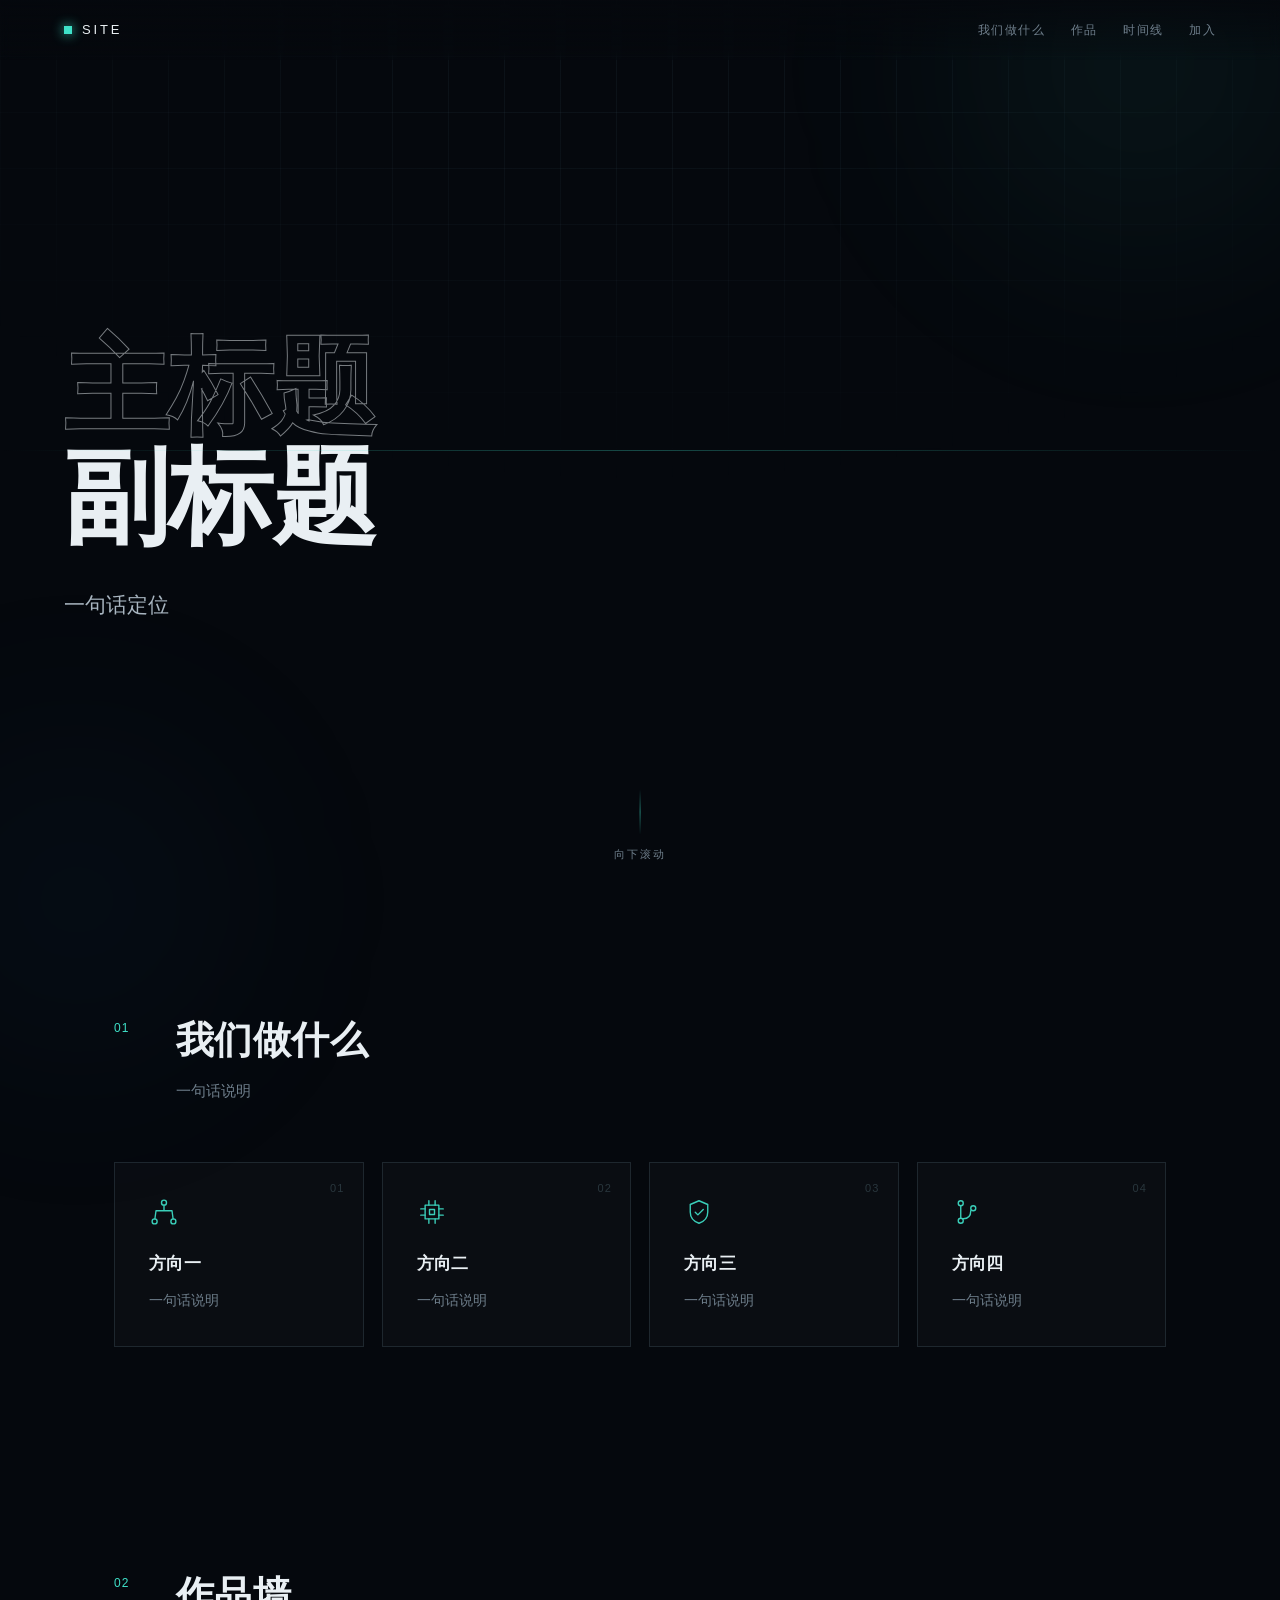
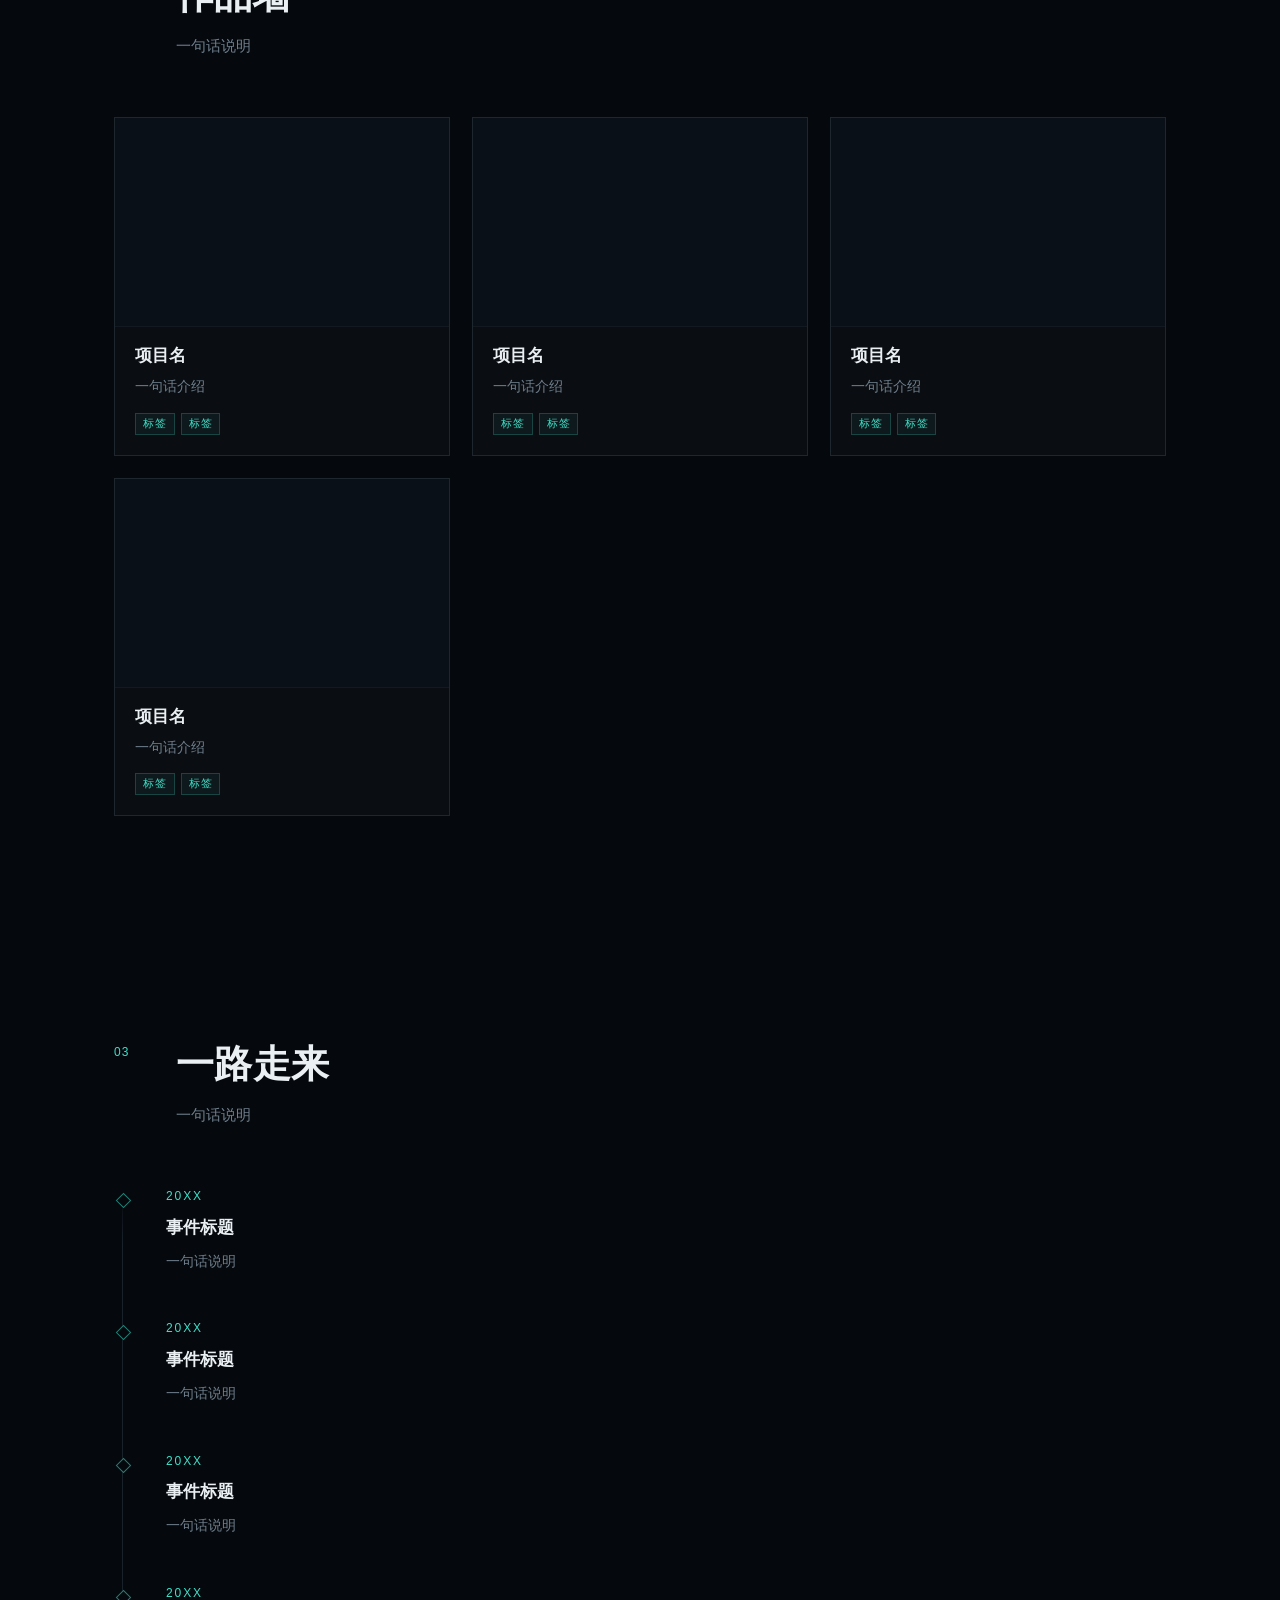
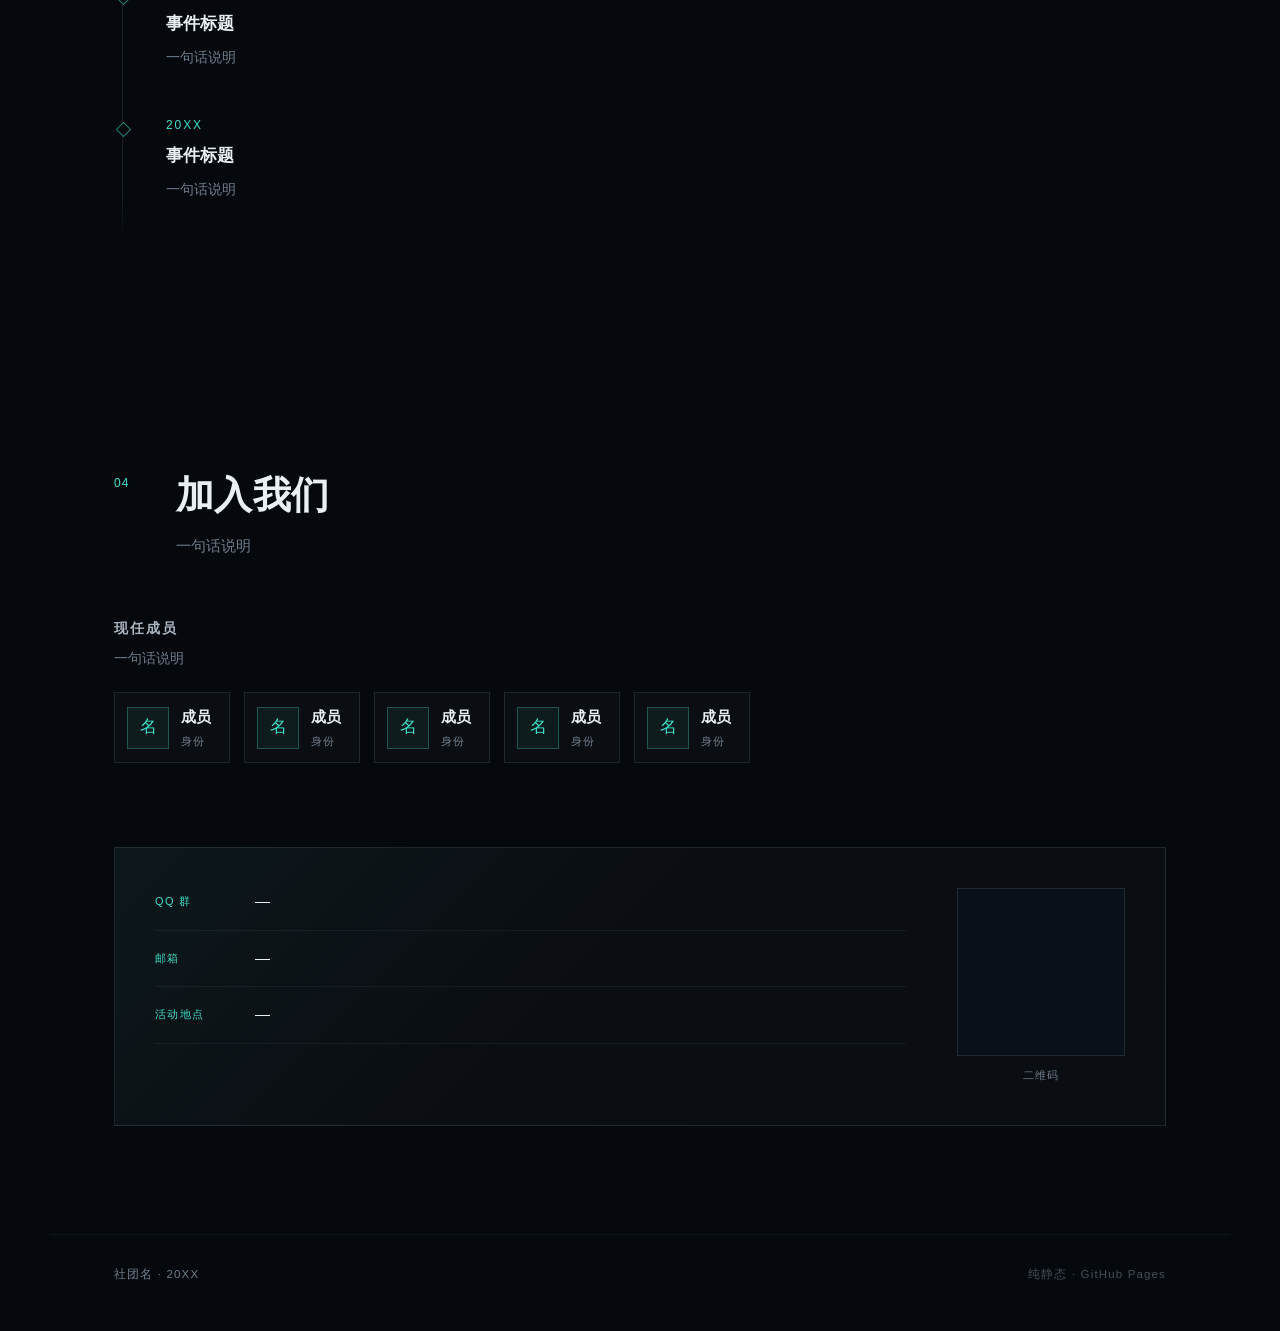
<file: index.html>
<!DOCTYPE html>
<html lang="zh-CN">
<head>
<meta charset="utf-8">
<meta name="viewport" content="width=device-width, initial-scale=1, viewport-fit=cover">
<meta name="theme-color" content="#05080d">
<meta name="description" content="佳木斯大学 DMT 社团 —— 写代码、造硬件、把想法变成能跑的东西。">
<meta property="og:title" content="佳木斯大学 DMT 社团">
<meta property="og:description" content="写代码、造硬件，把想法变成能跑的东西。">
<meta property="og:type" content="website">
<title>佳木斯大学 DMT 社团</title>
<link rel="icon" href="assets/img/favicon.svg" type="image/svg+xml">
<link rel="stylesheet" href="assets/css/main.css">
</head>
<body>

<div class="grid-bg" aria-hidden="true"></div>
<div class="glow glow-a" aria-hidden="true"></div>
<div class="glow glow-b" aria-hidden="true"></div>

<header class="topbar">
  <a class="brand" href="#hero">
    <span class="brand-mark" aria-hidden="true"></span>
    <span class="brand-text" id="brand-text">DMT</span>
  </a>
  <nav class="nav" id="nav" aria-label="页面导航"></nav>
</header>

<main>

  <section class="hero" id="hero">
    <div class="hero-scan" aria-hidden="true"></div>
    <div class="hero-inner">
      <p class="eyebrow" id="hero-eyebrow">JMSU · DMT · EST. 2019</p>
      <h1 class="hero-title" id="hero-title"></h1>
      <p class="hero-lead" id="hero-lead"></p>
      <p class="hero-sub" id="hero-sub"></p>
    </div>
    <a class="scroll-hint" href="#what" id="scroll-hint">
      <span class="scroll-line" aria-hidden="true"></span>
      <span class="scroll-label">向下滚动</span>
    </a>
  </section>

  <section class="section" id="what">
    <div class="section-head reveal">
      <span class="section-index">01</span>
      <h2 class="section-title" id="what-title">我们做什么</h2>
      <p class="section-note" id="what-note"></p>
    </div>
    <div class="cards" id="direction-list"></div>
  </section>

  <section class="section" id="works">
    <div class="section-head reveal">
      <span class="section-index">02</span>
      <h2 class="section-title" id="works-title">作品墙</h2>
      <p class="section-note" id="works-note"></p>
    </div>
    <div class="works" id="work-list"></div>
  </section>

  <section class="section" id="timeline">
    <div class="section-head reveal">
      <span class="section-index">03</span>
      <h2 class="section-title" id="timeline-title">一路走来</h2>
      <p class="section-note" id="timeline-note"></p>
    </div>
    <ol class="timeline" id="timeline-list"></ol>
  </section>

  <section class="section" id="join">
    <div class="section-head reveal">
      <span class="section-index">04</span>
      <h2 class="section-title" id="join-title">加入我们</h2>
      <p class="section-note" id="join-lead"></p>
    </div>

    <div class="members reveal">
      <h3 class="sub-title" id="members-title">现任成员</h3>
      <p class="section-note small" id="members-note"></p>
      <ul class="member-list" id="member-list"></ul>
    </div>

    <div class="join reveal" id="join-block"></div>
  </section>

</main>

<footer class="footer">
  <span id="footer-text"></span>
  <span class="footer-dim">纯静态 · GitHub Pages</span>
</footer>

<div class="overlay" id="overlay" hidden>
  <div class="overlay-panel" role="dialog" aria-modal="true" aria-labelledby="overlay-title">
    <button class="overlay-close" id="overlay-close" aria-label="关闭">×</button>
    <div class="overlay-image" id="overlay-image"></div>
    <div class="overlay-body">
      <h3 id="overlay-title"></h3>
      <p id="overlay-desc" class="overlay-desc"></p>
      <ul class="overlay-meta" id="overlay-meta"></ul>
      <div class="tags" id="overlay-tags"></div>
    </div>
  </div>
</div>

<noscript>
  <div class="noscript">这个页面需要 JavaScript 才能显示内容。</div>
</noscript>

<script src="assets/js/main.js"></script>
</body>
</html>
</file>
<file: assets/css/main.css>
/* ============================================================
   DMT 社团 · 海报站
   深色 · 单一强调色 · 细发丝边框
   ============================================================ */

:root {
  --bg: #05080d;
  --bg-soft: #080d15;
  --bg-card: rgba(255, 255, 255, 0.022);
  --fg: #e9eff3;
  --fg-dim: #a9b6c1;
  --fg-mute: #6f7f8c;
  --line: rgba(150, 200, 215, 0.14);
  --line-soft: rgba(150, 200, 215, 0.07);
  --accent: #3fe0c8;
  --accent-dim: rgba(63, 224, 200, 0.55);
  --accent-glow: rgba(63, 224, 200, 0.16);

  --mono: ui-monospace, "Cascadia Mono", "SF Mono", "Consolas", "Noto Sans Mono CJK SC", "Microsoft YaHei", "PingFang SC", sans-serif;
  --sans: "Inter", "Noto Sans SC", "PingFang SC", "Microsoft YaHei", system-ui, -apple-system, sans-serif;

  --pad: clamp(20px, 5vw, 72px);
  --maxw: 1180px;
}

* { box-sizing: border-box; }

html {
  scroll-behavior: smooth;
  -webkit-text-size-adjust: 100%;
}

body {
  margin: 0;
  background: var(--bg);
  color: var(--fg);
  font-family: var(--sans);
  font-size: 16px;
  line-height: 1.7;
  -webkit-font-smoothing: antialiased;
  overflow-x: hidden;
}

@media (prefers-reduced-motion: reduce) {
  html { scroll-behavior: auto; }
  * { animation-duration: .001ms !important; animation-iteration-count: 1 !important; transition-duration: .001ms !important; }
}

/* ---------- 背景层 ---------- */

.grid-bg {
  position: fixed;
  inset: 0;
  z-index: 0;
  pointer-events: none;
  background-image:
    linear-gradient(to right, rgba(140, 200, 220, 0.055) 1px, transparent 1px),
    linear-gradient(to bottom, rgba(140, 200, 220, 0.055) 1px, transparent 1px);
  background-size: 56px 56px;
  mask-image: radial-gradient(ellipse 90% 70% at 50% 0%, #000 20%, transparent 78%);
  -webkit-mask-image: radial-gradient(ellipse 90% 70% at 50% 0%, #000 20%, transparent 78%);
}

.glow {
  position: fixed;
  z-index: 0;
  pointer-events: none;
  border-radius: 50%;
  filter: blur(90px);
  opacity: .5;
}
.glow-a {
  width: 46vw; height: 46vw;
  top: -18vw; right: -12vw;
  background: radial-gradient(circle, rgba(63, 224, 200, 0.16), transparent 70%);
}
.glow-b {
  width: 40vw; height: 40vw;
  bottom: -20vw; left: -14vw;
  background: radial-gradient(circle, rgba(40, 120, 180, 0.14), transparent 70%);
}

/* ---------- 顶栏 ---------- */

.topbar {
  position: fixed;
  top: 0; left: 0; right: 0;
  z-index: 40;
  display: flex;
  align-items: center;
  justify-content: space-between;
  gap: 16px;
  padding: 16px var(--pad);
  background: linear-gradient(to bottom, rgba(5, 8, 13, 0.86), rgba(5, 8, 13, 0));
  backdrop-filter: blur(6px);
}

.brand {
  display: inline-flex;
  align-items: center;
  gap: 10px;
  text-decoration: none;
  color: var(--fg);
  font-family: var(--mono);
  font-size: 13px;
  letter-spacing: .22em;
  text-transform: uppercase;
}

.brand-mark {
  width: 8px; height: 8px;
  background: var(--accent);
  box-shadow: 0 0 12px var(--accent);
  animation: blink 2.6s ease-in-out infinite;
}

@keyframes blink {
  0%, 100% { opacity: 1; }
  50% { opacity: .28; }
}

.nav {
  display: flex;
  gap: clamp(10px, 2vw, 26px);
  font-family: var(--mono);
  font-size: 12px;
  letter-spacing: .12em;
}

.nav a {
  color: var(--fg-mute);
  text-decoration: none;
  padding: 4px 0;
  position: relative;
  transition: color .2s;
}

.nav a::after {
  content: "";
  position: absolute;
  left: 0; bottom: 0;
  width: 0; height: 1px;
  background: var(--accent);
  transition: width .25s ease;
}

.nav a:hover { color: var(--fg); }
.nav a:hover::after { width: 100%; }

@media (max-width: 640px) {
  .nav { display: none; }
  .hero { justify-content: flex-start; }
  .hero-inner { padding-top: 21vh; }
}

/* ---------- 首屏 ---------- */

.hero {
  position: relative;
  z-index: 1;
  min-height: 100vh;
  min-height: 100dvh;
  display: flex;
  flex-direction: column;
  justify-content: center;
  padding: 0 var(--pad);
  overflow: hidden;
}

.hero-inner {
  max-width: var(--maxw);
  width: 100%;
  margin: 0 auto;
  padding-top: 40px;
}

.eyebrow {
  margin: 0 0 clamp(18px, 3vw, 30px);
  font-family: var(--mono);
  font-size: 12px;
  letter-spacing: .28em;
  color: var(--accent);
  text-transform: uppercase;
}

.hero-title {
  margin: 0;
  font-family: var(--mono);
  font-weight: 600;
  font-size: clamp(38px, 8.2vw, 108px);
  line-height: 1.04;
  letter-spacing: -0.01em;
}

.hero-title span {
  display: block;
  color: transparent;
  -webkit-text-stroke: 1px rgba(233, 239, 243, 0.5);
}

.hero-title .solid {
  color: var(--fg);
  -webkit-text-stroke: 0;
}

.hero-lead {
  margin: clamp(24px, 4vw, 36px) 0 0;
  max-width: 34em;
  font-size: clamp(16px, 1.9vw, 21px);
  line-height: 1.75;
  color: var(--fg-dim);
}

.hero-sub {
  margin: 14px 0 0;
  font-family: var(--mono);
  font-size: 12px;
  letter-spacing: .18em;
  color: var(--fg-mute);
}

.hero-scan {
  position: absolute;
  left: 0; right: 0;
  height: 1px;
  background: linear-gradient(to right, transparent, var(--accent-dim), transparent);
  opacity: .55;
  animation: scan 9s linear infinite;
}

@keyframes scan {
  0% { top: 12%; opacity: 0; }
  8% { opacity: .55; }
  92% { opacity: .45; }
  100% { top: 88%; opacity: 0; }
}

.scroll-hint {
  position: absolute;
  left: 50%;
  bottom: clamp(20px, 4vh, 44px);
  transform: translateX(-50%);
  display: flex;
  flex-direction: column;
  align-items: center;
  gap: 10px;
  color: var(--fg-mute);
  text-decoration: none;
  font-family: var(--mono);
  font-size: 11px;
  letter-spacing: .2em;
  transition: color .2s;
}

.scroll-hint:hover { color: var(--accent); }

.scroll-line {
  width: 1px;
  height: 46px;
  background: linear-gradient(to bottom, transparent, var(--accent-dim), transparent);
  position: relative;
  overflow: hidden;
}

.scroll-line::after {
  content: "";
  position: absolute;
  left: 0; top: -40%;
  width: 1px; height: 40%;
  background: var(--accent);
  animation: drop 2.4s ease-in-out infinite;
}

@keyframes drop {
  0% { top: -40%; opacity: 0; }
  30% { opacity: 1; }
  100% { top: 100%; opacity: 0; }
}

/* ---------- 通用区块 ---------- */

.section {
  position: relative;
  z-index: 1;
  max-width: var(--maxw);
  margin: 0 auto;
  padding: clamp(80px, 12vh, 150px) var(--pad);
}

.section-head {
  display: grid;
  grid-template-columns: 44px 1fr;
  gap: 6px 18px;
  align-items: start;
  margin-bottom: clamp(34px, 5vw, 58px);
}

.section-index {
  font-family: var(--mono);
  font-size: 12px;
  letter-spacing: .1em;
  color: var(--accent);
  padding-top: 10px;
}

.section-title {
  margin: 0;
  font-family: var(--mono);
  font-size: clamp(24px, 3.4vw, 38px);
  font-weight: 600;
  letter-spacing: .01em;
}

.section-note {
  grid-column: 2;
  margin: 0;
  max-width: 58ch;
  color: var(--fg-mute);
  font-size: 15px;
}

.section-note.small { font-size: 13.5px; }

.sub-title {
  margin: 0 0 6px;
  font-family: var(--mono);
  font-size: 14px;
  letter-spacing: .14em;
  color: var(--fg-dim);
  text-transform: uppercase;
}

/* ---------- 方向卡片 ---------- */

.cards {
  display: grid;
  grid-template-columns: repeat(auto-fit, minmax(238px, 1fr));
  gap: clamp(12px, 1.6vw, 18px);
}

.card {
  position: relative;
  background: var(--bg-card);
  border: 1px solid var(--line);
  padding: clamp(22px, 3vw, 34px);
  transition: background .25s;
}

.card::before {
  content: "";
  position: absolute;
  inset: -1px;
  border: 1px solid transparent;
  transition: border-color .25s, box-shadow .25s;
  pointer-events: none;
}

.card:hover { background: #070b12; }

.card:hover::before {
  border-color: rgba(63, 224, 200, 0.42);
  box-shadow: 0 0 28px -6px var(--accent-glow), inset 0 0 22px -18px var(--accent);
}

.card-icon {
  width: 30px;
  height: 30px;
  color: var(--accent);
  margin-bottom: 22px;
  opacity: .92;
}

.card-icon svg { width: 100%; height: 100%; display: block; }

.card h3 {
  margin: 0 0 10px;
  font-size: 17px;
  font-weight: 600;
  letter-spacing: .02em;
}

.card p {
  margin: 0;
  color: var(--fg-mute);
  font-size: 13.5px;
  line-height: 1.8;
}

.card .card-index {
  position: absolute;
  top: 16px;
  right: 18px;
  font-family: var(--mono);
  font-size: 11px;
  color: rgba(150, 200, 215, 0.22);
  letter-spacing: .1em;
}

/* ---------- 作品墙 ---------- */

.works {
  display: grid;
  grid-template-columns: repeat(auto-fit, minmax(300px, 1fr));
  gap: clamp(14px, 2vw, 22px);
}

.work {
  position: relative;
  display: block;
  width: 100%;
  text-align: left;
  padding: 0;
  background: var(--bg-card);
  border: 1px solid var(--line);
  color: inherit;
  font-family: inherit;
  cursor: pointer;
  transition: border-color .25s, box-shadow .3s, transform .3s;
  overflow: hidden;
}

.work:hover {
  border-color: rgba(63, 224, 200, 0.45);
  box-shadow: 0 18px 50px -30px rgba(63, 224, 200, 0.8);
  transform: translateY(-2px);
}

.work:focus-visible { outline: 1px solid var(--accent); outline-offset: 2px; }

.work-thumb {
  position: relative;
  aspect-ratio: 16 / 10;
  overflow: hidden;
  background: #070c13;
  border-bottom: 1px solid var(--line-soft);
}

.work-thumb img {
  width: 100%;
  height: 100%;
  object-fit: cover;
  display: block;
  opacity: .92;
  transition: transform .6s ease, opacity .4s;
}

.work:hover .work-thumb img { transform: scale(1.03); opacity: 1; }

.work-body { padding: 18px 20px 20px; }

.work-body h3 {
  margin: 0 0 8px;
  font-size: 16.5px;
  font-weight: 600;
}

.work-body p {
  margin: 0 0 14px;
  color: var(--fg-mute);
  font-size: 13.5px;
  line-height: 1.75;
}

.tags {
  display: flex;
  flex-wrap: wrap;
  gap: 6px;
}

.tag {
  font-family: var(--mono);
  font-size: 10.5px;
  letter-spacing: .08em;
  padding: 3px 7px;
  color: var(--accent);
  border: 1px solid rgba(63, 224, 200, 0.22);
  background: rgba(63, 224, 200, 0.05);
  white-space: nowrap;
}

/* ---------- 时间线 ---------- */

.timeline {
  list-style: none;
  margin: 0;
  padding: 0 0 0 8px;
  position: relative;
}

.timeline::before {
  content: "";
  position: absolute;
  left: 8px;
  top: 6px;
  bottom: 6px;
  width: 1px;
  background: linear-gradient(to bottom, transparent, var(--line) 8%, var(--line) 92%, transparent);
}

.tl-item {
  position: relative;
  padding: 0 0 clamp(30px, 4vw, 46px) clamp(28px, 4vw, 44px);
}

.tl-item::before {
  content: "";
  position: absolute;
  left: -4px;
  top: 9px;
  width: 9px;
  height: 9px;
  border: 1px solid var(--accent-dim);
  background: var(--bg);
  transform: rotate(45deg);
  transition: background .25s, box-shadow .25s;
}

.tl-item:hover::before {
  background: var(--accent);
  box-shadow: 0 0 14px var(--accent);
}

.tl-year {
  font-family: var(--mono);
  font-size: 12px;
  letter-spacing: .16em;
  color: var(--accent);
}

.tl-title {
  margin: 6px 0 8px;
  font-size: 17px;
  font-weight: 600;
}

.tl-desc {
  margin: 0;
  max-width: 60ch;
  color: var(--fg-mute);
  font-size: 13.5px;
}

/* ---------- 成员 ---------- */

.members { margin-bottom: clamp(48px, 8vw, 84px); }

.member-list {
  list-style: none;
  margin: 22px 0 0;
  padding: 0;
  display: flex;
  flex-wrap: wrap;
  gap: 14px;
}

.member {
  display: flex;
  align-items: center;
  gap: 12px;
  padding: 12px 18px 12px 12px;
  border: 1px solid var(--line);
  background: var(--bg-card);
  transition: border-color .25s, box-shadow .25s;
}

.member:hover {
  border-color: rgba(63, 224, 200, 0.4);
  box-shadow: 0 0 24px -10px var(--accent-glow);
}

.avatar {
  width: 42px;
  height: 42px;
  display: grid;
  place-items: center;
  font-family: var(--mono);
  font-size: 17px;
  color: var(--accent);
  border: 1px solid rgba(63, 224, 200, 0.3);
  background: rgba(63, 224, 200, 0.06);
}

.member-name { font-size: 14.5px; font-weight: 600; }
.member-role {
  font-family: var(--mono);
  font-size: 11px;
  letter-spacing: .06em;
  color: var(--fg-mute);
  margin-top: 2px;
}

/* ---------- 加入 ---------- */

.join {
  display: grid;
  grid-template-columns: 1.2fr auto;
  gap: clamp(24px, 4vw, 56px);
  align-items: start;
  padding: clamp(26px, 4vw, 40px);
  border: 1px solid var(--line);
  background:
    linear-gradient(135deg, rgba(63, 224, 200, 0.05), transparent 45%),
    var(--bg-card);
}

.join-lead {
  margin: 0 0 22px;
  font-size: clamp(16px, 2vw, 19px);
  line-height: 1.7;
  color: var(--fg);
  max-width: 34ch;
}

.join-list {
  list-style: none;
  margin: 0;
  padding: 0;
  display: grid;
  gap: 14px;
}

.join-list li {
  display: grid;
  grid-template-columns: 88px 1fr;
  gap: 4px 12px;
  padding-bottom: 12px;
  border-bottom: 1px solid var(--line-soft);
}

.join-list .k {
  font-family: var(--mono);
  font-size: 11px;
  letter-spacing: .12em;
  color: var(--accent);
  padding-top: 4px;
}

.join-list .v {
  font-family: var(--mono);
  font-size: 15px;
  color: var(--fg);
  word-break: break-all;
}

.join-list .n {
  grid-column: 2;
  font-size: 12.5px;
  color: var(--fg-mute);
}

.qr {
  display: flex;
  flex-direction: column;
  align-items: center;
  gap: 10px;
  justify-self: end;
}

.qr img {
  width: clamp(120px, 16vw, 168px);
  height: auto;
  border: 1px solid var(--line);
  background: #fff;
  padding: 8px;
}

.qr span {
  font-family: var(--mono);
  font-size: 11px;
  letter-spacing: .12em;
  color: var(--fg-mute);
}

@media (max-width: 720px) {
  .join { grid-template-columns: 1fr; }
  .qr { justify-self: start; }
  .join-list li { grid-template-columns: 76px 1fr; }
}

/* ---------- 页脚 ---------- */

.footer {
  position: relative;
  z-index: 1;
  max-width: var(--maxw);
  margin: 0 auto;
  padding: 30px var(--pad) 46px;
  border-top: 1px solid var(--line-soft);
  display: flex;
  flex-wrap: wrap;
  gap: 8px 18px;
  justify-content: space-between;
  font-family: var(--mono);
  font-size: 11.5px;
  letter-spacing: .1em;
  color: var(--fg-mute);
}

.footer-dim { opacity: .6; }

/* ---------- 详情弹层 ---------- */

.overlay {
  position: fixed;
  inset: 0;
  z-index: 80;
  display: grid;
  place-items: center;
  padding: clamp(12px, 3vw, 40px);
  background: rgba(3, 5, 9, 0.82);
  backdrop-filter: blur(6px);
  animation: fade .2s ease;
}

.overlay[hidden] { display: none; }

@keyframes fade { from { opacity: 0; } to { opacity: 1; } }

.overlay-panel {
  position: relative;
  width: min(760px, 100%);
  max-height: min(88vh, 860px);
  max-height: min(88dvh, 860px);
  overflow: auto;
  background: var(--bg-soft);
  border: 1px solid rgba(63, 224, 200, 0.24);
  box-shadow: 0 30px 90px -40px rgba(0, 0, 0, 0.9);
}

.overlay-close {
  position: absolute;
  top: 10px;
  right: 12px;
  z-index: 2;
  width: 34px;
  height: 34px;
  display: grid;
  place-items: center;
  background: rgba(5, 8, 13, 0.72);
  border: 1px solid var(--line);
  color: var(--fg-dim);
  font-size: 20px;
  line-height: 1;
  cursor: pointer;
  transition: color .2s, border-color .2s;
}

.overlay-close:hover { color: var(--accent); border-color: var(--accent-dim); }

.overlay-image {
  aspect-ratio: 16 / 9;
  background: #070c13;
  border-bottom: 1px solid var(--line-soft);
}

.overlay-image img {
  width: 100%;
  height: 100%;
  object-fit: cover;
  display: block;
}

.overlay-body { padding: clamp(20px, 3vw, 34px); }

.overlay-body h3 {
  margin: 0 0 14px;
  font-family: var(--mono);
  font-size: clamp(19px, 2.4vw, 26px);
  font-weight: 600;
}

.overlay-desc {
  margin: 0 0 22px;
  color: var(--fg-dim);
  font-size: 14.5px;
  line-height: 1.9;
  white-space: pre-wrap;
}

.overlay-meta {
  list-style: none;
  margin: 0 0 20px;
  padding: 0;
  display: grid;
  grid-template-columns: repeat(auto-fit, minmax(140px, 1fr));
  gap: 12px;
}

.overlay-meta li {
  border-left: 1px solid var(--line);
  padding-left: 12px;
}

.overlay-meta .k {
  display: block;
  font-family: var(--mono);
  font-size: 10.5px;
  letter-spacing: .12em;
  color: var(--fg-mute);
}

.overlay-meta .v {
  font-family: var(--mono);
  font-size: 13.5px;
  color: var(--fg);
}

/* ---------- 滚动渐入 ---------- */

.reveal {
  opacity: 0;
  transform: translateY(18px);
  transition: opacity .7s ease, transform .7s ease;
}

.reveal.in {
  opacity: 1;
  transform: none;
}

@media (prefers-reduced-motion: reduce) {
  .reveal { opacity: 1; transform: none; }
}

/* ---------- 其他 ---------- */

.noscript {
  position: fixed;
  inset: 0;
  display: grid;
  place-items: center;
  background: var(--bg);
  color: var(--fg-dim);
  font-family: var(--mono);
  font-size: 14px;
  z-index: 100;
}

::selection {
  background: rgba(63, 224, 200, 0.28);
  color: #fff;
}

::-webkit-scrollbar { width: 10px; }
::-webkit-scrollbar-track { background: var(--bg); }
::-webkit-scrollbar-thumb {
  background: rgba(150, 200, 215, 0.18);
  border: 3px solid var(--bg);
}
::-webkit-scrollbar-thumb:hover { background: var(--accent-dim); }

/* ---------- 移动端首屏位置（覆盖前面同特异度规则） ---------- */
@media (max-width: 640px) {
  .hero { justify-content: flex-start; }
  .hero-inner { padding-top: 21vh; }
  .hero-title { font-size: clamp(34px, 10.5vw, 52px); }
  .scroll-hint { bottom: 18px; }
  .section { padding-top: 66px; padding-bottom: 66px; }
}

/* ---------- 图片占位（纯色块，等真图替换） ---------- */
.thumb-empty {
  position: absolute;
  inset: 0;
  background: #0a1017;
}

.overlay-image .thumb-empty {
  position: static;
  width: 100%;
  height: 100%;
}

.qr-empty {
  width: clamp(120px, 16vw, 168px);
  height: clamp(120px, 16vw, 168px);
  background: #0a1017;
  border: 1px solid var(--line);
}
</file>
